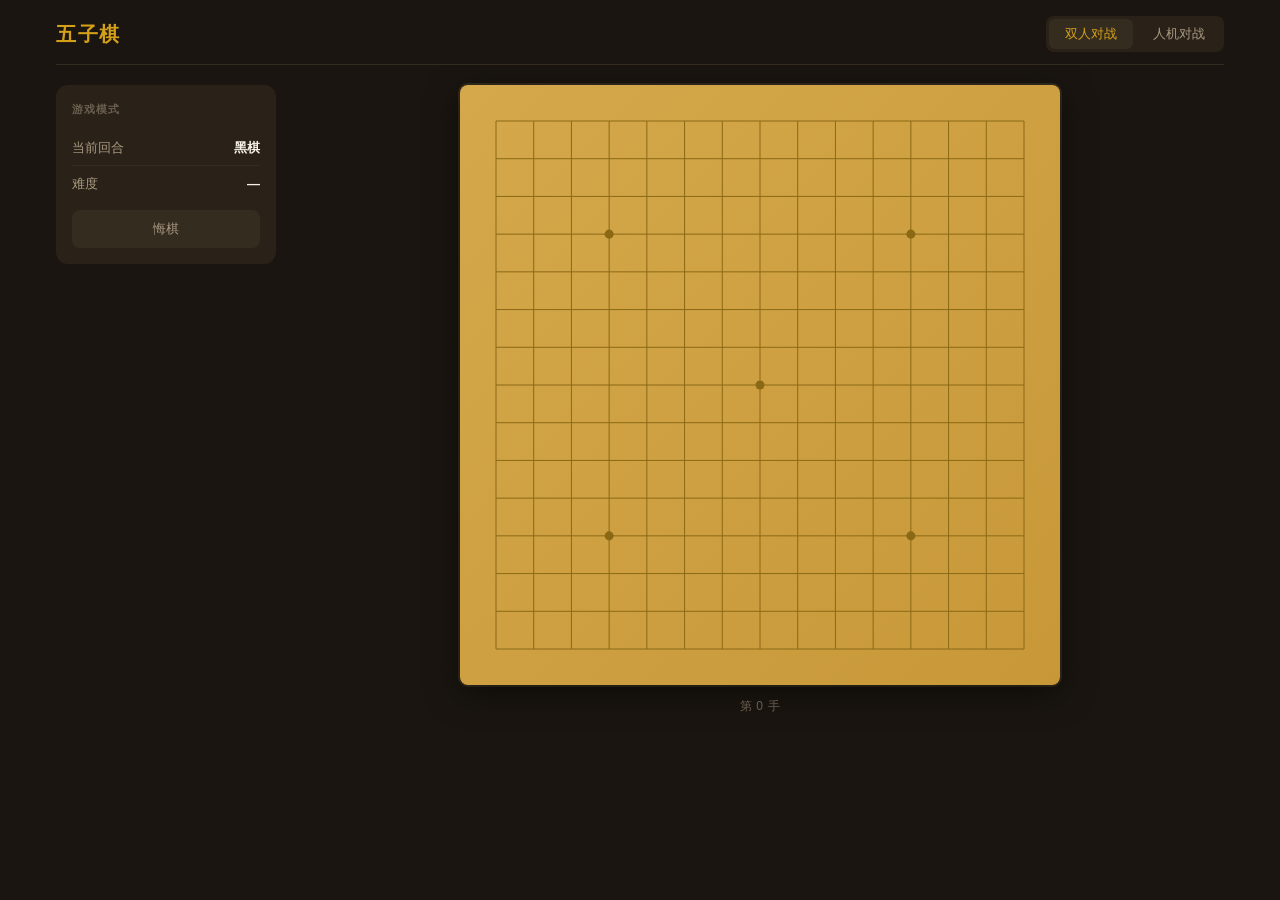
<file: index.html>
<!DOCTYPE html>
<html lang="zh-CN">
<head>
  <meta charset="UTF-8">
  <meta name="viewport" content="width=device-width, initial-scale=1.0, user-scalable=no">
  <title>五子棋 · Gomoku</title>
  <link rel="stylesheet" href="css/style.css">
</head>
<body>
  <div class="app">
    <header class="header">
      <h1 class="logo">五子棋</h1>
      <nav class="nav">
        <button class="nav-btn active" data-mode="pvp">双人对战</button>
        <button class="nav-btn" data-mode="pve">人机对战</button>
      </nav>
    </header>

    <main class="main">
      <aside class="sidebar" id="sidebar">
        <div class="panel" id="modePanel">
          <div class="panel-title">游戏模式</div>
          <div class="rank-selector" id="rankSelector" hidden>
            <div class="panel-subtitle">选择难度</div>
            <div class="ranks">
              <button class="rank-btn" data-rank="bronze">青铜</button>
              <button class="rank-btn" data-rank="silver">白银</button>
              <button class="rank-btn" data-rank="gold">黄金</button>
              <button class="rank-btn" data-rank="platinum">铂金</button>
              <button class="rank-btn" data-rank="diamond">钻石</button>
              <button class="rank-btn" data-rank="star">星耀</button>
              <button class="rank-btn" data-rank="king">王者</button>
            </div>
          </div>
          <div class="game-info" id="gameInfo">
            <div class="info-row">
              <span class="info-label">当前回合</span>
              <span class="info-value" id="turnDisplay">黑棋</span>
            </div>
            <div class="info-row" id="rankRow" hidden>
              <span class="info-label">难度</span>
              <span class="info-value" id="rankDisplay">—</span>
            </div>
          </div>
        </div>

        <div class="panel" id="statusPanel" hidden>
          <div class="panel-title" id="statusTitle">游戏结束</div>
          <div class="panel-body" id="statusBody"></div>
          <div class="btn-group">
            <button class="btn btn-primary" id="btnReplay">复盘分析</button>
            <button class="btn btn-secondary" id="btnNewGame">新游戏</button>
          </div>
        </div>

        <div class="panel" id="replayPanel" hidden>
          <div class="panel-title">复盘分析</div>
          <div class="panel-body replay-body" id="replayBody"></div>
          <div class="btn-group">
            <button class="btn btn-secondary" id="btnBackToGame">返回游戏</button>
          </div>
        </div>
      </aside>

      <div class="board-area">
        <canvas id="board" width="600" height="600"></canvas>
        <div class="move-counter" id="moveCounter">第 0 手</div>
      </div>
    </main>
  </div>

  <div class="modal-overlay" id="modalOverlay" hidden>
    <div class="modal">
      <div class="modal-content" id="modalContent"></div>
      <button class="modal-close" id="modalClose">×</button>
    </div>
  </div>

  <script src="js/config.js"></script>
  <script src="js/ai.js"></script>
  <script src="js/engine.js"></script>
  <script src="js/apiAi.js"></script>
  <script src="js/analysis.js"></script>
  <script src="js/game.js"></script>
</body>
</html>
</file>
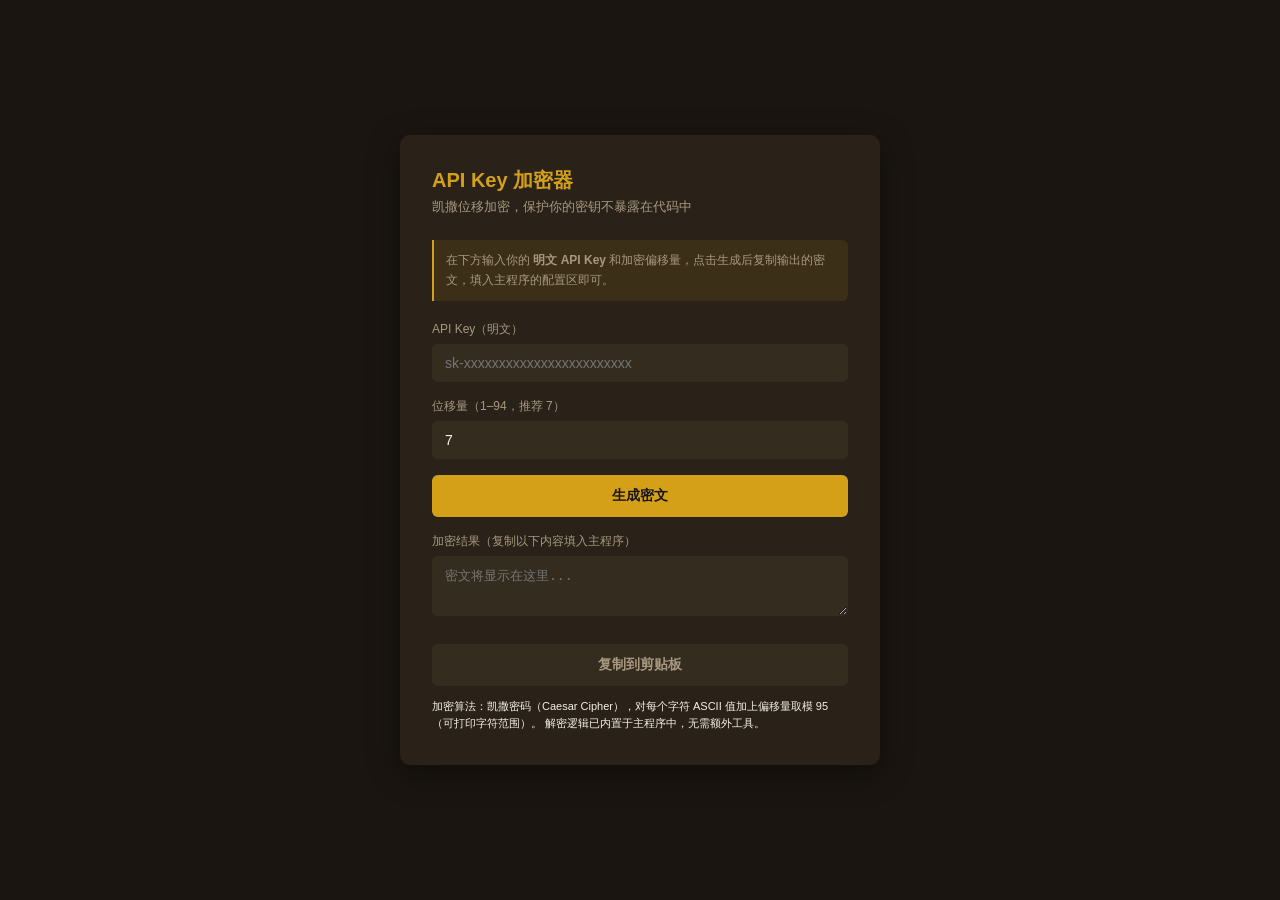
<file: encryptor.html>
<!DOCTYPE html>
<html lang="zh-CN">
<head>
  <meta charset="UTF-8">
  <meta name="viewport" content="width=device-width, initial-scale=1.0">
  <title>API Key 加密器 · 五子棋</title>
  <style>
    *,*::before,*::after{box-sizing:border-box;margin:0;padding:0}
    :root{--bg:#1a1510;--surface:#2a2218;--surface2:#352c20;--accent:#d4a017;--text:#f5f0e6;--text2:#a89880;--radius:10px}
    body{background:var(--bg);color:var(--text);font-family:-apple-system,"PingFang SC","Microsoft YaHei",sans-serif;min-height:100vh;display:flex;align-items:center;justify-content:center;padding:20px}
    .card{background:var(--surface);border-radius:var(--radius);padding:32px;max-width:480px;width:100%;box-shadow:0 8px 32px rgba(0,0,0,0.4)}
    h1{font-size:20px;margin-bottom:4px;color:var(--accent)}
    .subtitle{font-size:13px;color:var(--text2);margin-bottom:24px}
    label{display:block;font-size:12px;color:var(--text2);margin-bottom:6px;font-weight:500}
    input,select,textarea{width:100%;background:var(--surface2);border:1px solid transparent;border-radius:6px;color:var(--text);padding:10px 12px;font-size:14px;font-family:inherit;outline:none;transition:border-color .15s}
    input:focus,select:focus,textarea:focus{border-color:var(--accent)}
    textarea{resize:vertical;min-height:60px;font-family:monospace;font-size:13px}
    .field{margin-bottom:16px}
    .row{display:grid;grid-template-columns:1fr 1fr;gap:12px}
    button{width:100%;padding:12px;border-radius:6px;border:none;background:var(--accent);color:var(--bg);font-size:14px;font-weight:600;cursor:pointer;font-family:inherit;transition:opacity .15s}
    button:hover{opacity:.85}
    button.secondary{background:var(--surface2);color:var(--text2);margin-top:8px}
    button.secondary:hover{color:var(--text)}
    .result{margin-top:16px;padding:12px;background:var(--surface2);border-radius:6px;font-family:monospace;font-size:12px;word-break:break-all;min-height:44px;color:var(--accent);line-height:1.6}
    .hint{font-size:11px;color:var(--text-dim);margin-top:12px;line-height:1.6}
    .note{background:rgba(212,160,23,0.1);border-left:2px solid var(--accent);padding:10px 12px;border-radius:0 6px 6px 0;font-size:12px;color:var(--text2);margin-bottom:20px;line-height:1.7}
  </style>
</head>
<body>
<div class="card">
  <h1>API Key 加密器</h1>
  <p class="subtitle">凯撒位移加密，保护你的密钥不暴露在代码中</p>

  <div class="note">
    在下方输入你的 <strong>明文 API Key</strong> 和加密偏移量，点击生成后复制输出的密文，填入主程序的配置区即可。
  </div>

  <div class="field">
    <label>API Key（明文）</label>
    <input type="text" id="apiKey" placeholder="sk-xxxxxxxxxxxxxxxxxxxxxxxx">
  </div>

  <div class="field">
    <label>位移量（1–94，推荐 7）</label>
    <input type="number" id="shift" value="7" min="1" max="94">
  </div>

  <button onclick="encrypt()">生成密文</button>

  <div class="field" style="margin-top:16px">
    <label>加密结果（复制以下内容填入主程序）</label>
    <textarea id="output" readonly placeholder="密文将显示在这里..."></textarea>
  </div>

  <button class="secondary" onclick="copyOutput()">复制到剪贴板</button>

  <p class="hint">
    加密算法：凯撒密码（Caesar Cipher），对每个字符 ASCII 值加上偏移量取模 95（可打印字符范围）。
    解密逻辑已内置于主程序中，无需额外工具。
  </p>
</div>

<script>
function encrypt() {
  const key = document.getElementById('apiKey').value;
  const shift = parseInt(document.getElementById('shift').value) || 7;
  if (!key) { alert('请输入 API Key'); return; }
  const encrypted = caesarEncrypt(key, shift);
  // Store both ciphertext and shift so the game can decrypt
  document.getElementById('output').value =
    `// 主程序配置区，填入以下两行\nconst ENCRYPTED_API_KEY = "${encrypted}";\nconst KEY_SHIFT = ${shift};`;
}

function caesarEncrypt(text, shift) {
  return text.split('').map(ch => {
    const code = ch.charCodeAt(0);
    // Printable ASCII range: 32 (~) = 126
    if (code >= 32 && code <= 126) {
      return String.fromCharCode(32 + ((code - 32 + shift) % 95));
    }
    return ch; // preserve non-printable as-is
  }).join('');
}

function copyOutput() {
  const out = document.getElementById('output');
  out.select();
  navigator.clipboard.writeText(out.value).then(() => {
    const btn = document.querySelector('button.secondary');
    btn.textContent = '已复制！';
    setTimeout(() => btn.textContent = '复制到剪贴板', 1500);
  });
}
</script>
</body>
</html>
</file>
<file: css/style.css>
*, *::before, *::after { box-sizing: border-box; margin: 0; padding: 0; }

:root {
  --bg:        #1a1510;
  --surface:   #2a2218;
  --surface2:  #352c20;
  --board:     #d4a84b;
  --line:      #8b6914;
  --stone-b:   #1a1a1a;
  --stone-w:   #f0e4cc;
  --accent:    #d4a017;
  --accent2:   #c89010;
  --text:      #f5f0e6;
  --text2:     #a89880;
  --text-dim:  #6b5f50;
  --win:       #4ade80;
  --blunder:   #f87171;
  --good:      #60a5fa;
  --radius:    8px;
  --radius-lg: 12px;
}

html, body {
  height: 100%;
  background: var(--bg);
  color: var(--text);
  font-family: -apple-system, "PingFang SC", "Microsoft YaHei", sans-serif;
  font-size: 14px;
  line-height: 1.5;
  overflow-x: hidden;
  -webkit-tap-highlight-color: transparent;
}

.app {
  display: flex;
  flex-direction: column;
  height: 100vh;
  max-width: 1200px;
  margin: 0 auto;
  padding: 0 16px;
}

.header {
  display: flex;
  align-items: center;
  justify-content: space-between;
  padding: 16px 0 12px;
  border-bottom: 1px solid var(--surface2);
  gap: 12px;
  flex-wrap: wrap;
}
.logo {
  font-size: 20px;
  font-weight: 700;
  letter-spacing: 0.08em;
  color: var(--accent);
}
.nav { display: flex; gap: 4px; background: var(--surface); border-radius: var(--radius); padding: 3px; }
.nav-btn {
  background: none; border: none; color: var(--text2);
  padding: 6px 16px; border-radius: 6px; cursor: pointer;
  font-size: 13px; font-family: inherit; transition: all 0.15s;
}
.nav-btn:hover { color: var(--text); }
.nav-btn.active { background: var(--surface2); color: var(--accent); }

.main {
  display: flex;
  flex: 1;
  gap: 20px;
  padding: 20px 0;
  align-items: flex-start;
  overflow: hidden;
}

.sidebar {
  width: 220px;
  flex-shrink: 0;
  display: flex;
  flex-direction: column;
  gap: 12px;
}
.panel {
  background: var(--surface);
  border-radius: var(--radius-lg);
  padding: 16px;
}
.panel-title {
  font-size: 11px;
  font-weight: 600;
  text-transform: uppercase;
  letter-spacing: 0.1em;
  color: var(--text-dim);
  margin-bottom: 12px;
}
.panel-subtitle { font-size: 12px; color: var(--text2); margin-bottom: 8px; }
.info-row {
  display: flex;
  justify-content: space-between;
  padding: 8px 0;
  border-bottom: 1px solid var(--surface2);
  font-size: 13px;
}
.info-row:last-child { border-bottom: none; }
.info-label { color: var(--text2); }
.info-value { font-weight: 600; }

.ranks { display: grid; grid-template-columns: 1fr 1fr; gap: 6px; }
.rank-btn {
  background: var(--surface2);
  border: 1px solid transparent;
  color: var(--text2);
  padding: 8px 4px;
  border-radius: 6px;
  cursor: pointer;
  font-size: 12px;
  font-family: inherit;
  transition: all 0.15s;
  text-align: center;
}
.rank-btn:hover { border-color: var(--accent); color: var(--text); }
.rank-btn.selected { background: var(--accent); color: var(--bg); border-color: var(--accent); font-weight: 600; }

.board-area {
  flex: 1;
  display: flex;
  flex-direction: column;
  align-items: center;
  gap: 12px;
  min-width: 0;
}
#board {
  border-radius: var(--radius);
  box-shadow: 0 8px 32px rgba(0,0,0,0.5), 0 0 0 2px var(--surface2);
  cursor: crosshair;
  max-width: 100%;
  touch-action: none;
}
.move-counter { font-size: 12px; color: var(--text-dim); letter-spacing: 0.05em; }

.btn-group { display: flex; gap: 8px; margin-top: 12px; }
.btn {
  flex: 1;
  padding: 10px 12px;
  border-radius: var(--radius);
  border: none;
  cursor: pointer;
  font-size: 13px;
  font-family: inherit;
  font-weight: 500;
  transition: all 0.15s;
}
.btn-primary { background: var(--accent); color: var(--bg); }
.btn-primary:hover { background: var(--accent2); }
.btn-secondary { background: var(--surface2); color: var(--text2); }
.btn-secondary:hover { color: var(--text); background: #3d3228; }

.replay-body {
  max-height: 320px;
  overflow-y: auto;
  font-size: 12px;
  line-height: 1.8;
}
.replay-body::-webkit-scrollbar { width: 4px; }
.replay-body::-webkit-scrollbar-track { background: transparent; }
.replay-body::-webkit-scrollbar-thumb { background: var(--surface2); border-radius: 2px; }
.replay-entry {
  padding: 6px 8px;
  border-radius: 4px;
  margin-bottom: 4px;
  display: flex;
  align-items: flex-start;
  gap: 8px;
}
.replay-entry.good     { background: rgba(96,165,250,0.1); border-left: 2px solid var(--good); }
.replay-entry.blunder  { background: rgba(248,113,113,0.1); border-left: 2px solid var(--blunder); }
.replay-entry.normal   { background: rgba(255,255,255,0.03); border-left: 2px solid var(--text-dim); }
.replay-entry.win      { background: rgba(74,222,128,0.1); border-left: 2px solid var(--win); }
.replay-num { color: var(--text-dim); min-width: 28px; font-variant-numeric: tabular-nums; }
.replay-text { color: var(--text2); }

.modal-overlay {
  position: fixed; inset: 0;
  background: rgba(0,0,0,0.7);
  display: flex; align-items: center; justify-content: center;
  z-index: 100;
  backdrop-filter: blur(4px);
}
.modal-overlay[hidden] { display: none; }
.modal {
  background: var(--surface);
  border-radius: var(--radius-lg);
  padding: 32px;
  max-width: 360px;
  width: 90%;
  position: relative;
  text-align: center;
}
.modal-close {
  position: absolute; top: 12px; right: 12px;
  background: none; border: none; color: var(--text-dim);
  font-size: 20px; cursor: pointer; line-height: 1;
}
.modal-close:hover { color: var(--text); }
.modal h2 { font-size: 20px; margin-bottom: 8px; color: var(--accent); }
.modal p { color: var(--text2); margin-bottom: 20px; font-size: 14px; }

.thinking { display: flex; align-items: center; gap: 8px; color: var(--text2); font-size: 13px; }
.thinking::before {
  content: "";
  width: 14px; height: 14px;
  border: 2px solid var(--surface2);
  border-top-color: var(--accent);
  border-radius: 50%;
  animation: spin 0.6s linear infinite;
}
@keyframes spin { to { transform: rotate(360deg); } }

@media (max-width: 768px) {
  .app { padding: 0 12px; }
  .main { flex-direction: column; align-items: center; }
  .sidebar { width: 100%; flex-direction: row; flex-wrap: wrap; }
  .sidebar .panel { flex: 1; min-width: 140px; }
  #board { width: 100%; height: auto; }
}
</file>
